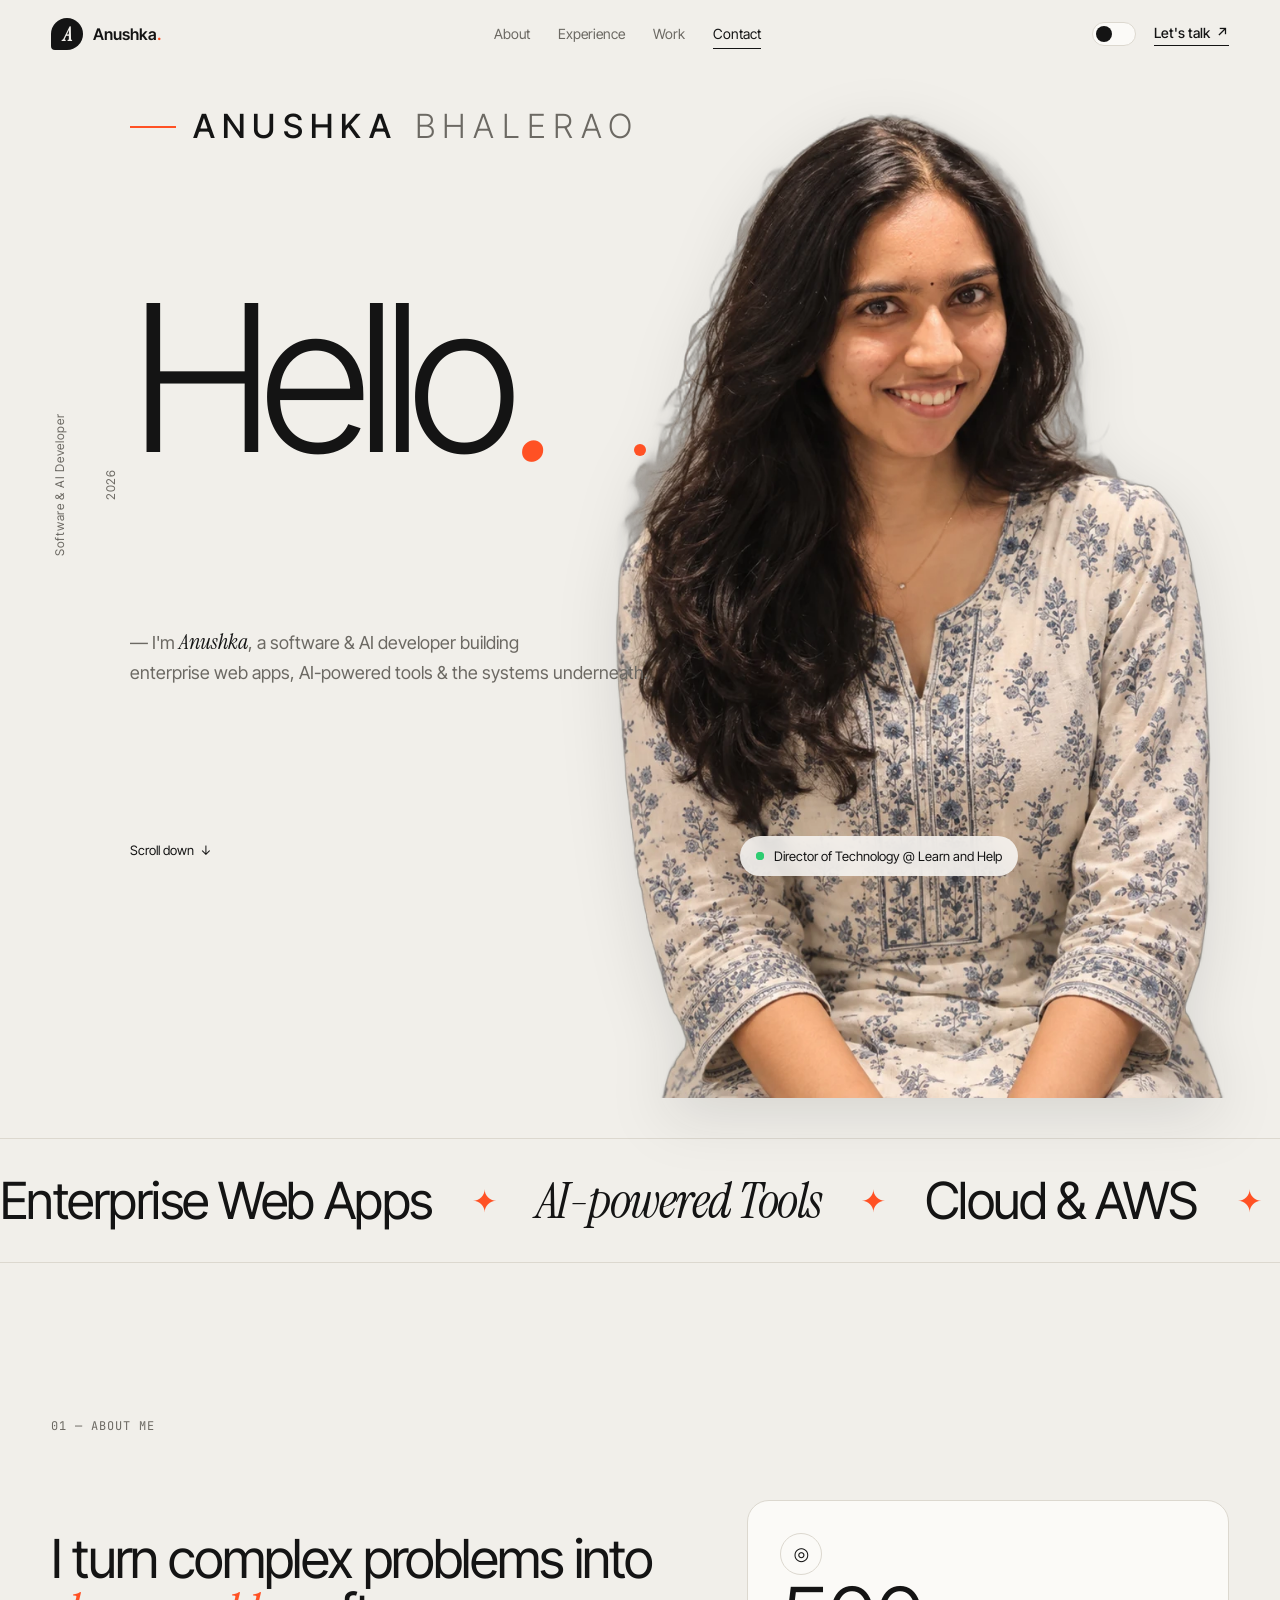
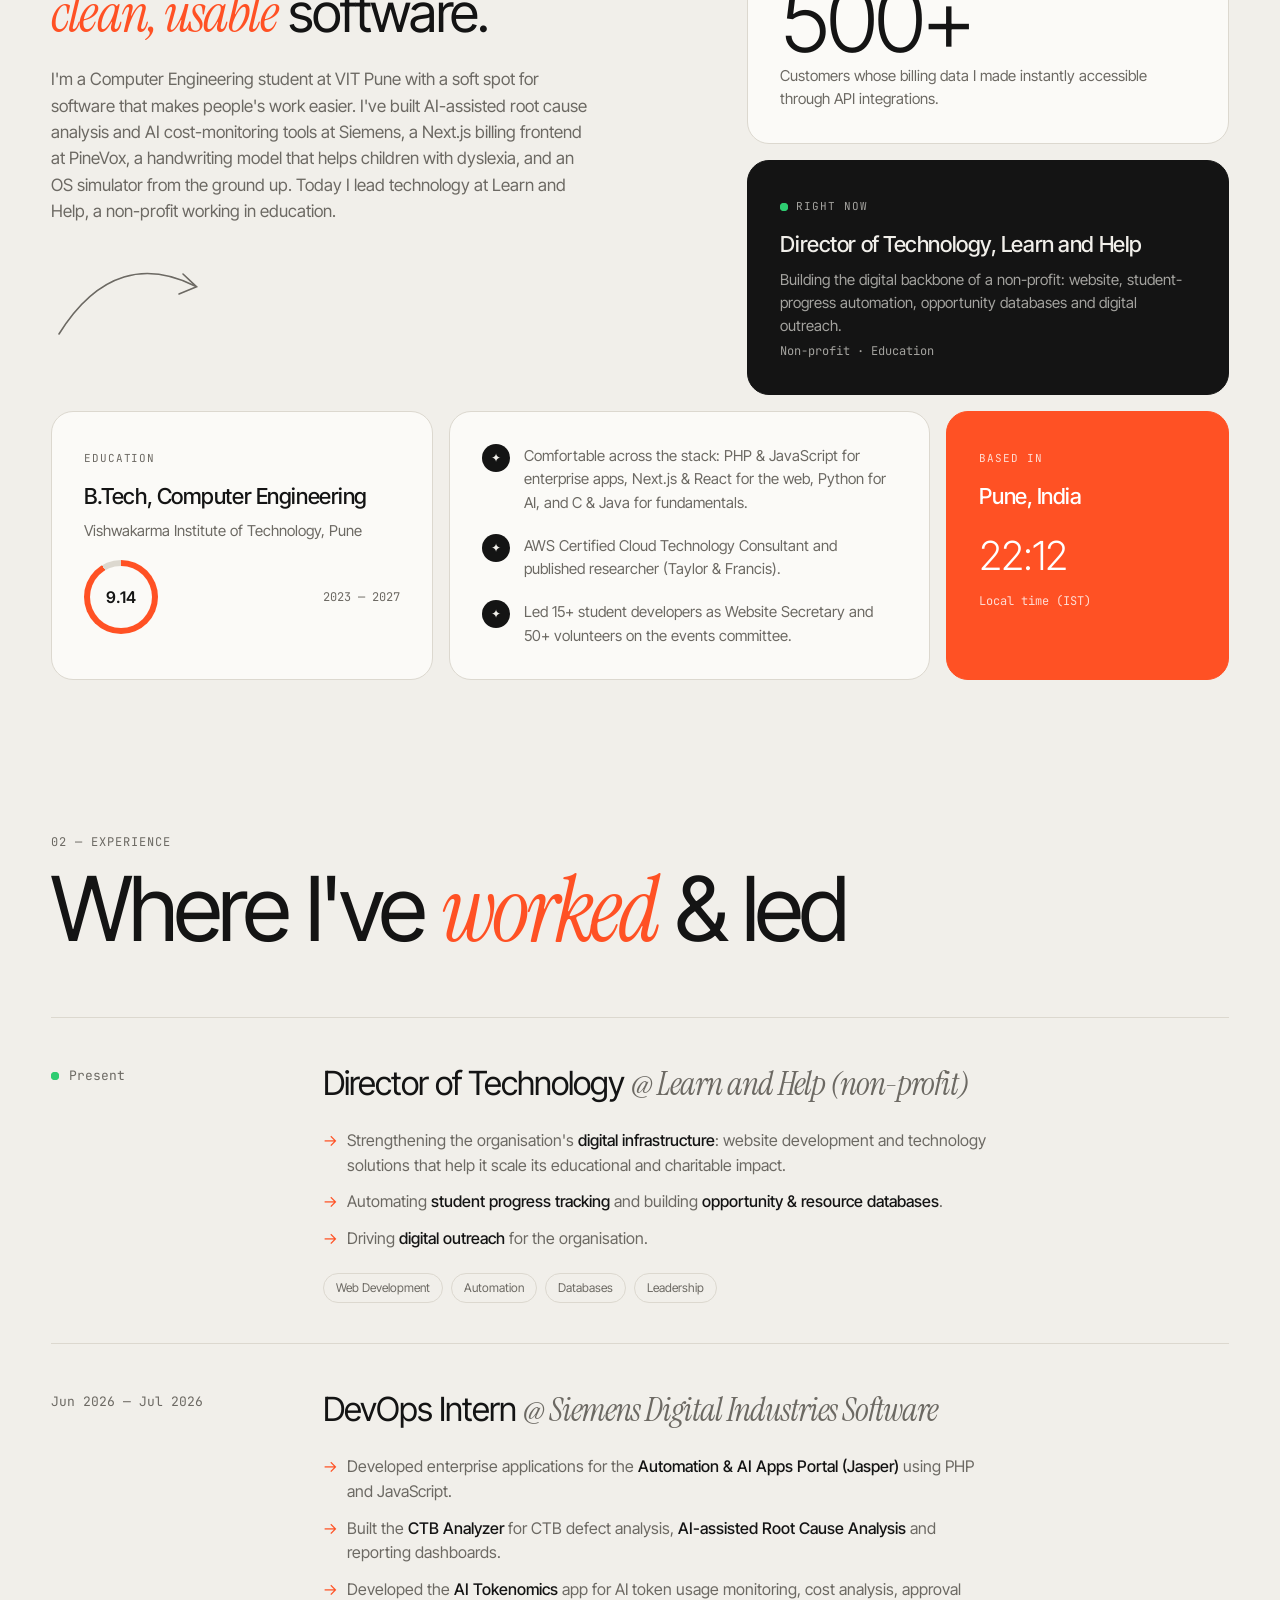
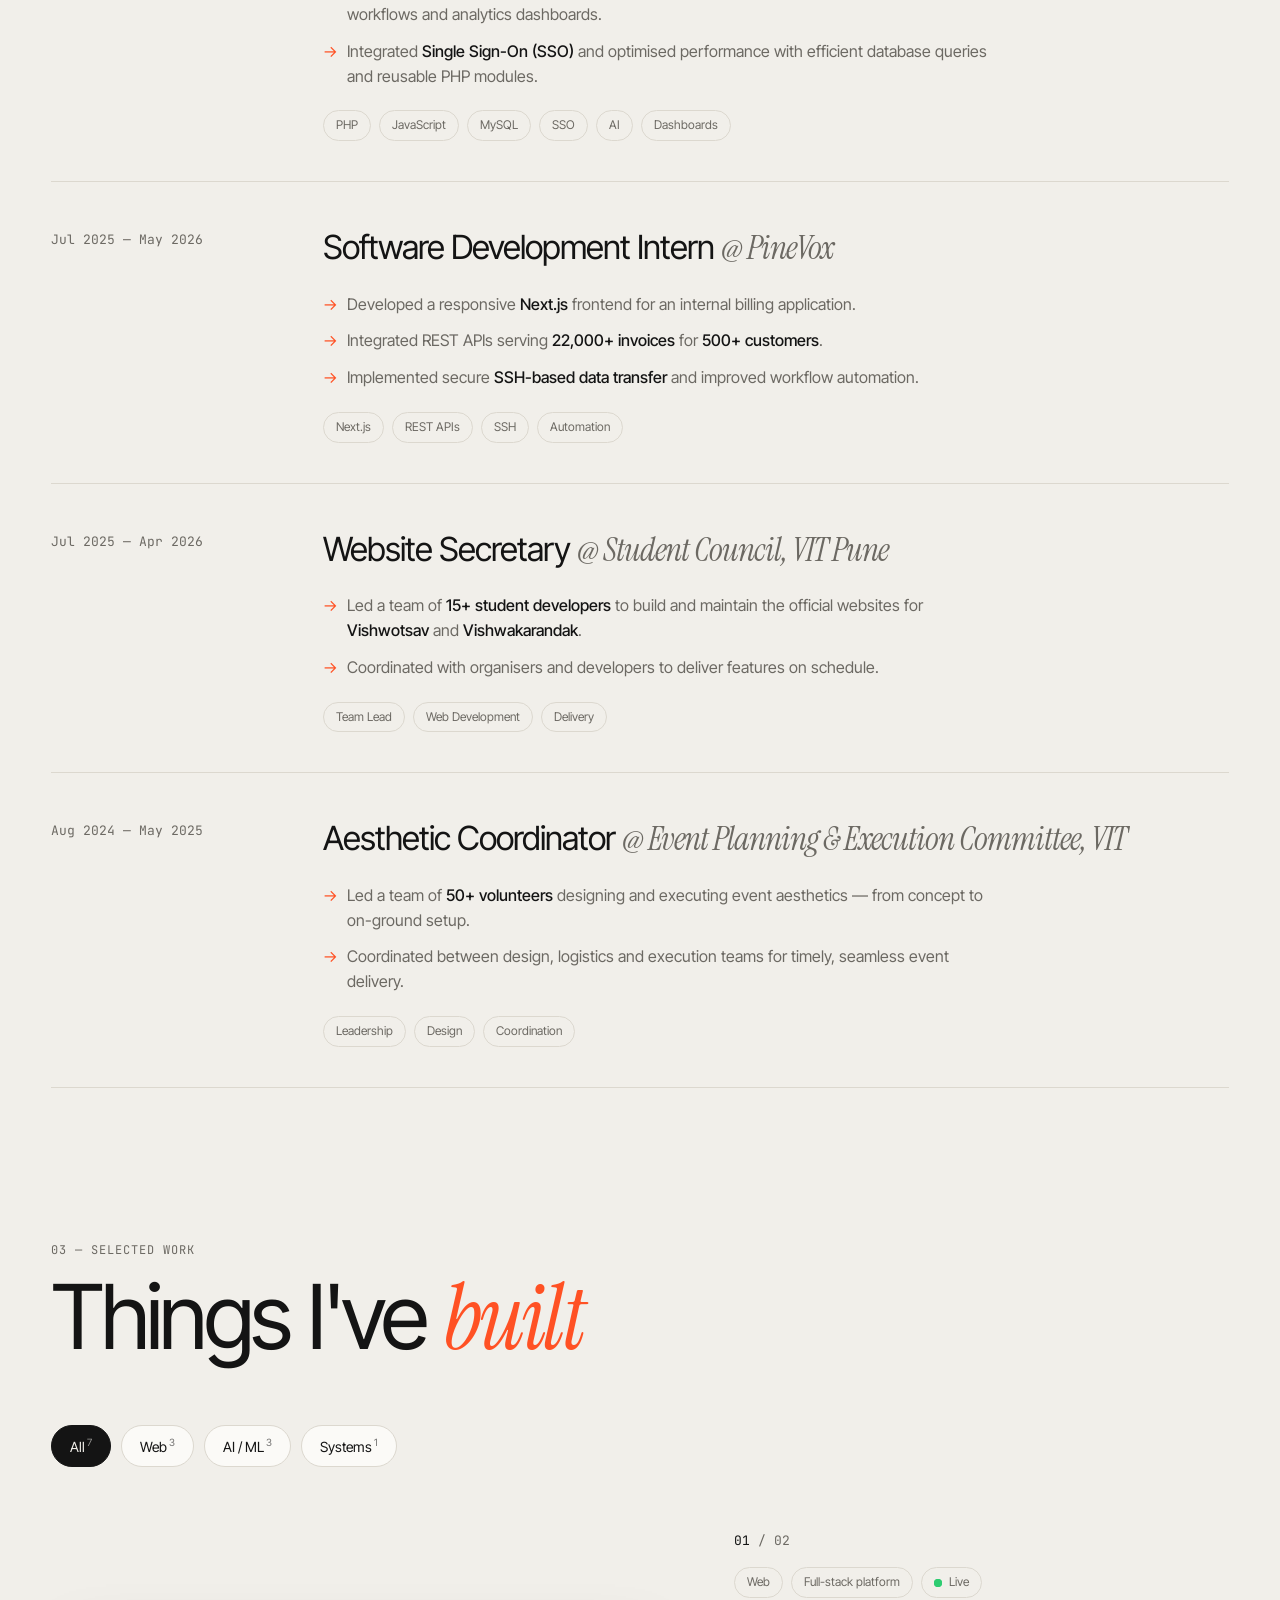
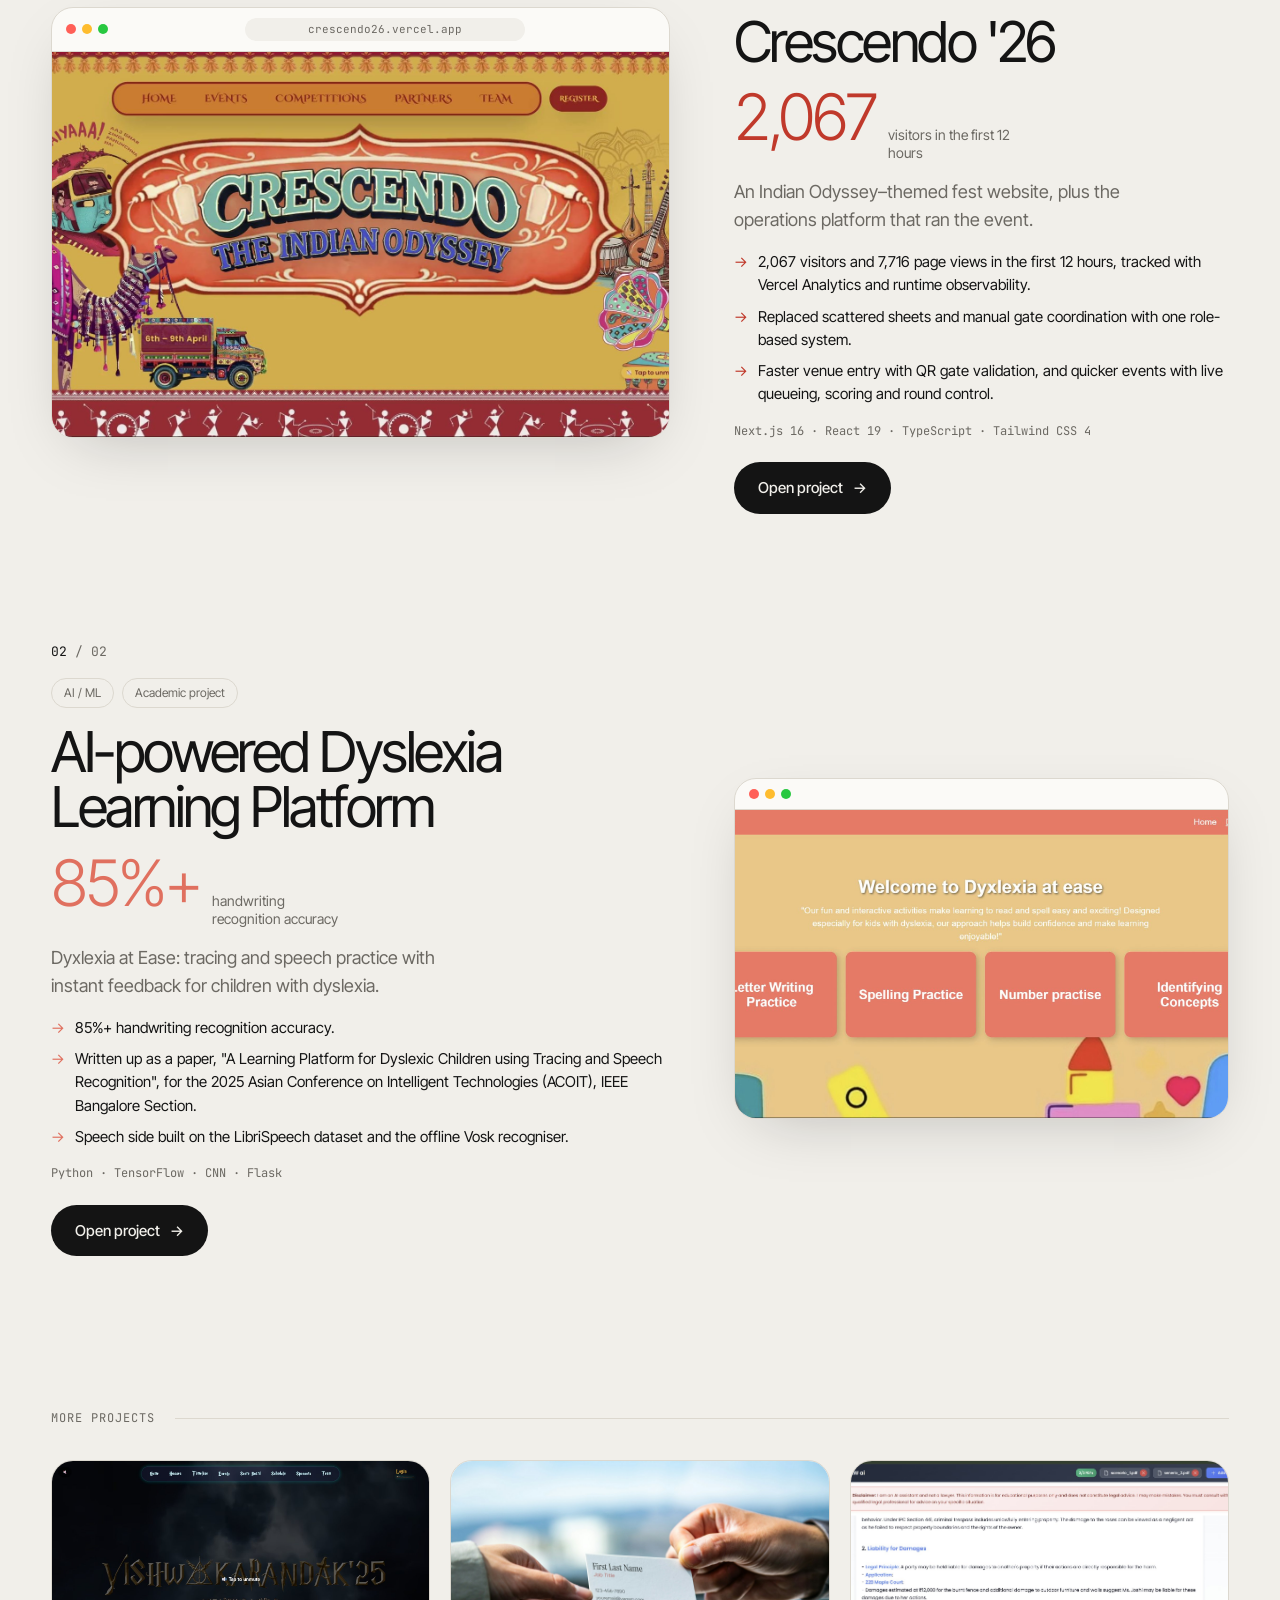
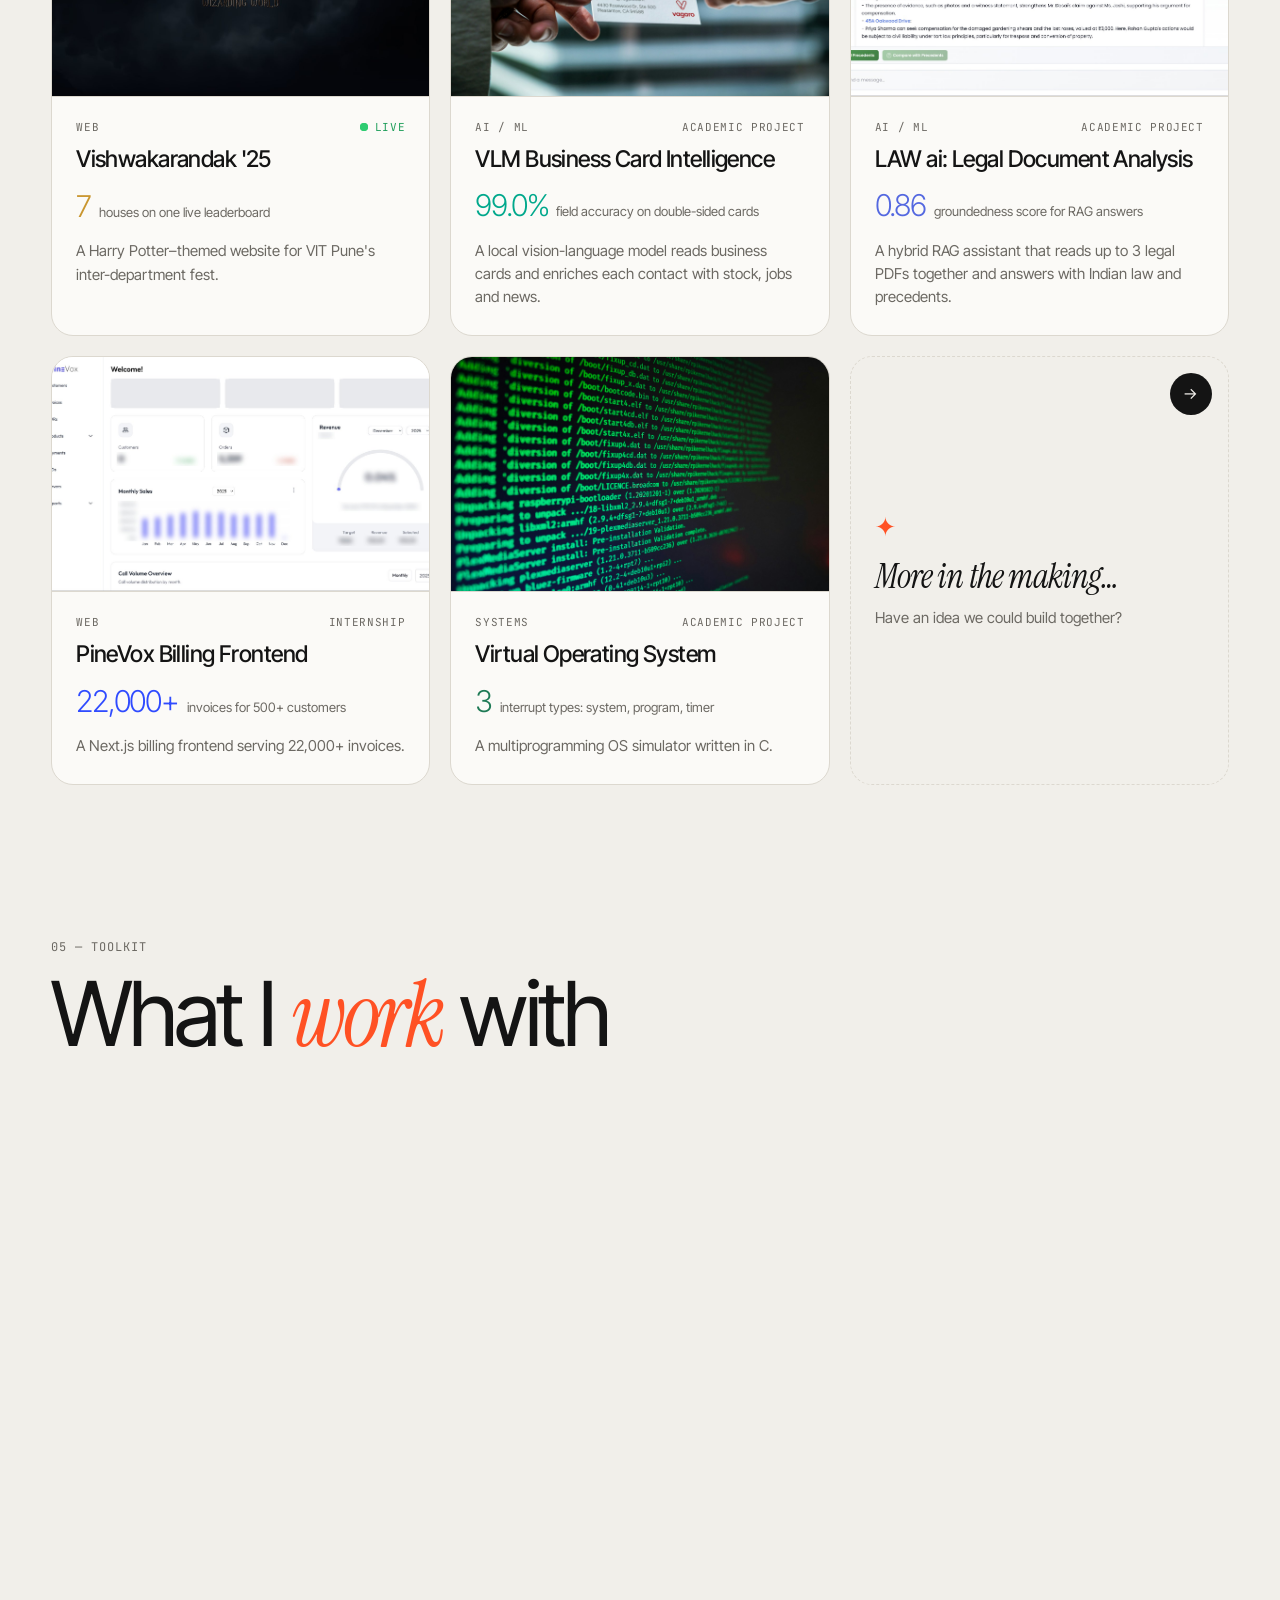
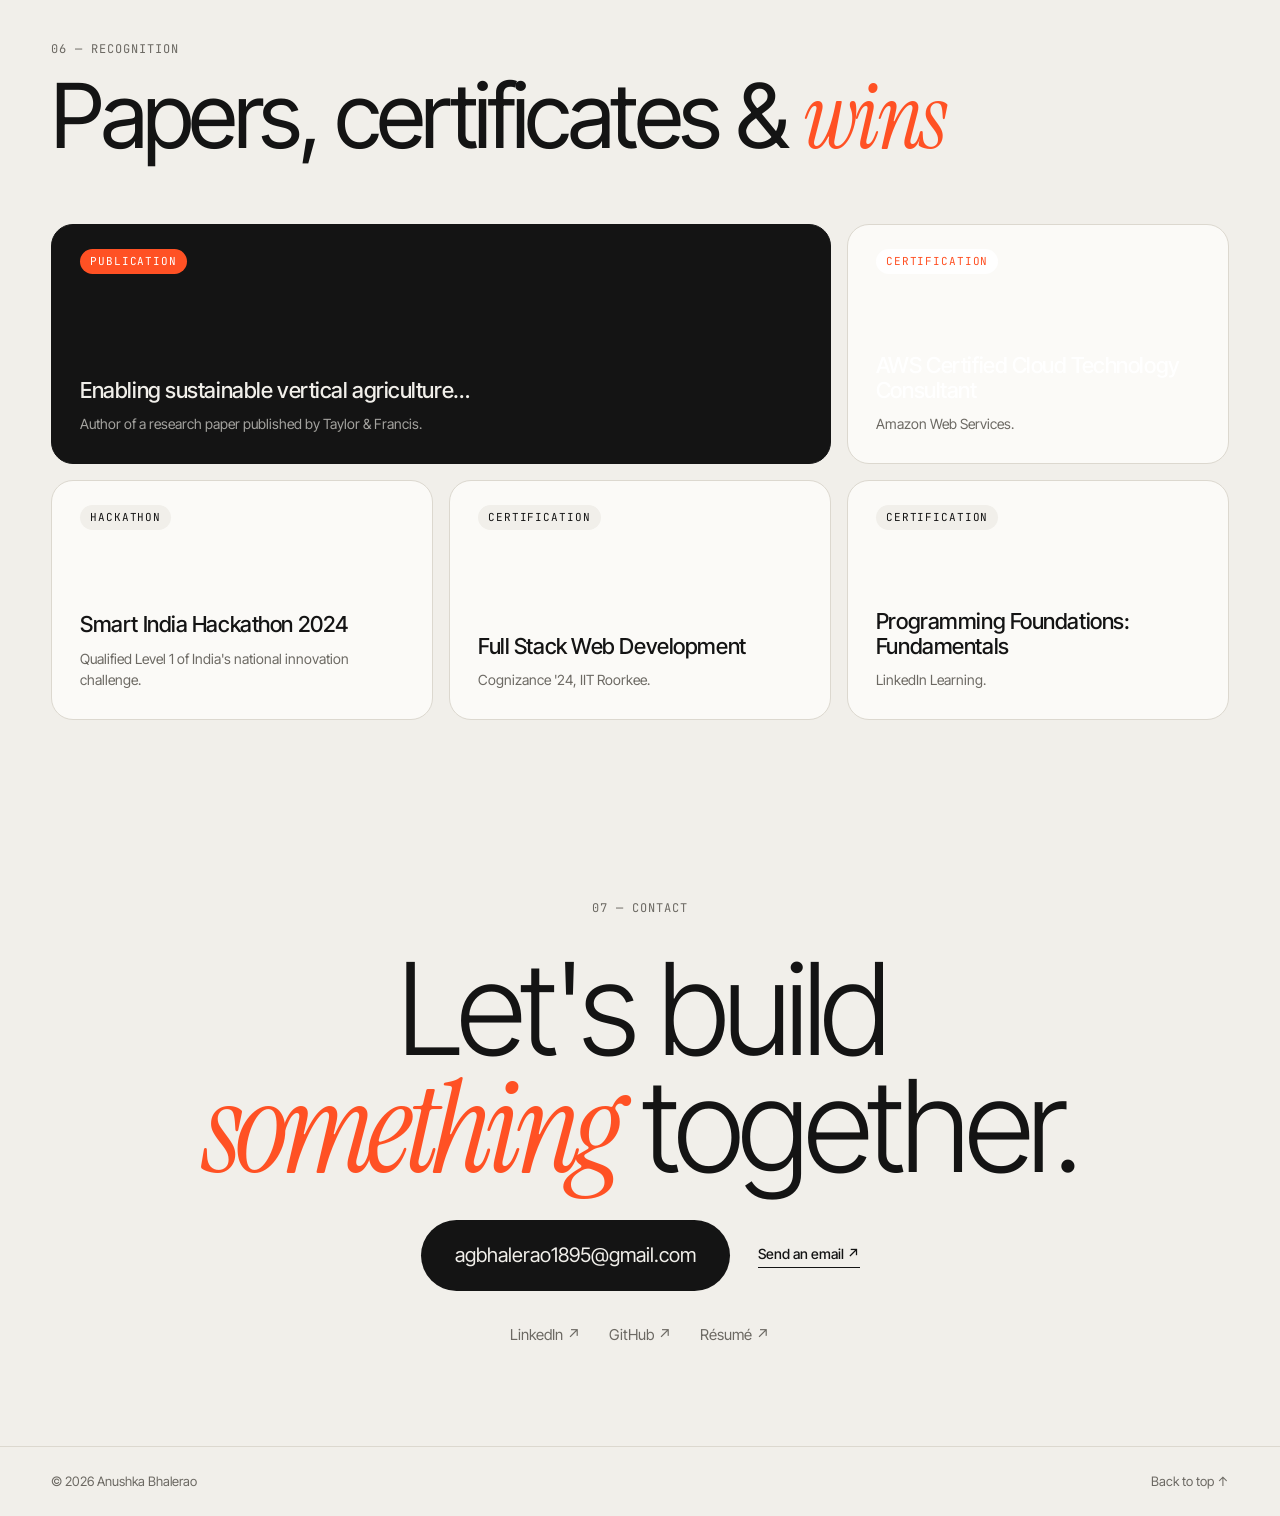
<file: index.html>
<!DOCTYPE html>
<html lang="en">
<head>
  <meta charset="UTF-8" />
  <meta name="viewport" content="width=device-width, initial-scale=1.0" />
  <title>Anushka Bhalerao — Computer Engineer</title>
  <meta name="description" content="Portfolio of Anushka Bhalerao — Computer Engineering student at VIT Pune, software & AI developer, AWS Certified Cloud Technology Consultant and Director of Technology at Learn and Help." />
  <link rel="preconnect" href="https://fonts.googleapis.com" />
  <link rel="preconnect" href="https://fonts.gstatic.com" crossorigin />
  <link href="https://fonts.googleapis.com/css2?family=Instrument+Serif:ital@0;1&family=Inter+Tight:wght@300;400;500;600&family=JetBrains+Mono:wght@400;500&display=swap" rel="stylesheet" />
  <link rel="stylesheet" href="style.css" />
</head>
<body>

  <!-- Preloader -->
  <div class="loader" id="loader">
    <span class="loader-name">Anushka Bhalerao</span>
    <span class="loader-count" id="loaderCount">0</span>
  </div>

  <!-- Custom cursor (desktop only) -->
  <div class="cursor" id="cursor"></div>

  <!-- Scroll progress -->
  <div class="progress" id="progress"></div>

  <!-- Navigation -->
  <header class="nav" id="nav">
    <a href="#top" class="logo" aria-label="Home">
      <span class="logo-mark">A</span><span class="logo-text">Anushka<i>.</i></span>
    </a>
    <nav class="nav-links" id="navLinks">
      <a href="#about">About</a>
      <a href="#experience">Experience</a>
      <a href="#work">Work</a>
      <a href="#contact">Contact</a>
    </nav>
    <div class="nav-actions">
      <button class="theme-toggle" id="themeToggle" aria-label="Toggle dark mode">
        <span class="theme-dot"></span>
      </button>
      <a href="#contact" class="btn-link magnetic">Let's talk <span class="arrow">↗</span></a>
      <button class="menu-btn" id="menuBtn" aria-label="Open menu"><span></span><span></span></button>
    </div>
  </header>

  <main id="top">

    <!-- ============ HERO ============ -->
    <section class="hero">
      <aside class="hero-side">
        <span>Software &amp; AI Developer</span>
        <span class="side-line"></span>
        <span>2026</span>
      </aside>

      <div class="hero-left">
        <p class="hero-name reveal"><span>Anushka</span> <span>Bhalerao</span></p>

        <h1 class="hero-title" aria-label="Hello">
          <span class="split">Hello</span><span class="hero-dot">.</span>
        </h1>
        <p class="hero-sub reveal">— I'm <em>Anushka</em>, a software &amp; AI developer building<br />enterprise web apps, AI-powered tools &amp; the systems underneath.</p>

        <a href="#about" class="scroll-down">Scroll down <span>↓</span></a>
      </div>

      <div class="hero-right">
        <figure class="hero-photo reveal">
          <div class="photo-fallback" aria-hidden="true">AB</div>
          <img src="assets/photo-cutout.webp" alt="Portrait of Anushka Bhalerao" class="photo" />
          <figcaption class="photo-tag"><span class="pulse"></span> Director of Technology @ Learn and Help</figcaption>
        </figure>
      </div>
    </section>

    <!-- ============ MARQUEE ============ -->
    <div class="marquee" aria-hidden="true">
      <div class="marquee-track">
        <span>Enterprise Web Apps</span><i>✦</i><span>AI-powered Tools</span><i>✦</i><span>Cloud &amp; AWS</span><i>✦</i><span>Automation</span><i>✦</i><span>Operating Systems</span><i>✦</i><span>Research</span><i>✦</i>
        <span>Enterprise Web Apps</span><i>✦</i><span>AI-powered Tools</span><i>✦</i><span>Cloud &amp; AWS</span><i>✦</i><span>Automation</span><i>✦</i><span>Operating Systems</span><i>✦</i><span>Research</span><i>✦</i>
      </div>
    </div>

    <!-- ============ ABOUT (bento) ============ -->
    <section class="section about" id="about">
      <div class="section-head">
        <span class="eyebrow">01 — About me</span>
      </div>

      <div class="bento">
        <div class="tile tile-intro reveal">
          <h2>I turn complex problems into <em>clean, usable</em> software.</h2>
          <p>I'm a Computer Engineering student at VIT Pune with a soft spot for software that makes people's work easier. I've built AI-assisted root cause analysis and AI cost-monitoring tools at Siemens, a Next.js billing frontend at PineVox, a handwriting model that helps children with dyslexia, and an OS simulator from the ground up. Today I lead technology at Learn and Help, a non-profit working in education.</p>
          <svg class="doodle-arrow" viewBox="0 0 200 120" aria-hidden="true"><path d="M10 100 C 60 20, 120 10, 180 40" /><path d="M165 25 L182 41 L160 50" /></svg>
        </div>

        <div class="tile tile-stat reveal">
          <span class="tile-icon">◎</span>
          <strong><span class="count" data-to="500">0</span>+</strong>
          <p>Customers whose billing data I made instantly accessible through API integrations.</p>
        </div>

        <div class="tile tile-now reveal">
          <span class="eyebrow-sm"><span class="pulse"></span> Right now</span>
          <h3>Director of Technology, Learn and Help</h3>
          <p>Building the digital backbone of a non-profit: website, student-progress automation, opportunity databases and digital outreach.</p>
          <span class="tile-meta">Non-profit · Education</span>
        </div>

        <div class="tile tile-edu reveal">
          <span class="eyebrow-sm">Education</span>
          <h3>B.Tech, Computer Engineering</h3>
          <p>Vishwakarma Institute of Technology, Pune</p>
          <div class="cgpa">
            <div class="cgpa-ring" style="--p: 91.4"><span>9.14</span></div>
            <span class="tile-meta">2023 — 2027</span>
          </div>
        </div>

        <div class="tile tile-points reveal">
          <div class="point"><span>✦</span><p>Comfortable across the stack: PHP &amp; JavaScript for enterprise apps, Next.js &amp; React for the web, Python for AI, and C &amp; Java for fundamentals.</p></div>
          <div class="point"><span>✦</span><p>AWS Certified Cloud Technology Consultant and published researcher (Taylor &amp; Francis).</p></div>
          <div class="point"><span>✦</span><p>Led 15+ student developers as Website Secretary and 50+ volunteers on the events committee.</p></div>
        </div>

        <div class="tile tile-location reveal">
          <span class="eyebrow-sm">Based in</span>
          <h3>Pune, India</h3>
          <p class="clock" id="clock">--:--</p>
          <span class="tile-meta">Local time (IST)</span>
        </div>
      </div>
    </section>

    <!-- ============ EXPERIENCE ============ -->
    <section class="section experience" id="experience">
      <div class="section-head">
        <span class="eyebrow">02 — Experience</span>
        <h2 class="section-title">Where I've <em>worked</em> &amp; led</h2>
      </div>

      <div class="timeline">
        <article class="job reveal">
          <div class="job-date"><span class="pulse"></span> Present</div>
          <div class="job-body">
            <h3>Director of Technology <span>@ Learn and Help (non-profit)</span></h3>
            <ul>
              <li>Strengthening the organisation's <b>digital infrastructure</b>: website development and technology solutions that help it scale its educational and charitable impact.</li>
              <li>Automating <b>student progress tracking</b> and building <b>opportunity &amp; resource databases</b>.</li>
              <li>Driving <b>digital outreach</b> for the organisation.</li>
            </ul>
            <div class="tags"><span>Web Development</span><span>Automation</span><span>Databases</span><span>Leadership</span></div>
          </div>
        </article>

        <article class="job reveal">
          <div class="job-date">Jun 2026 — Jul 2026</div>
          <div class="job-body">
            <h3>DevOps Intern <span>@ Siemens Digital Industries Software</span></h3>
            <ul>
              <li>Developed enterprise applications for the <b>Automation &amp; AI Apps Portal (Jasper)</b> using PHP and JavaScript.</li>
              <li>Built the <b>CTB Analyzer</b> for CTB defect analysis, <b>AI-assisted Root Cause Analysis</b> and reporting dashboards.</li>
              <li>Developed the <b>AI Tokenomics</b> app for AI token usage monitoring, cost analysis, approval workflows and analytics dashboards.</li>
              <li>Integrated <b>Single Sign-On (SSO)</b> and optimised performance with efficient database queries and reusable PHP modules.</li>
            </ul>
            <div class="tags"><span>PHP</span><span>JavaScript</span><span>MySQL</span><span>SSO</span><span>AI</span><span>Dashboards</span></div>
          </div>
        </article>

        <article class="job reveal">
          <div class="job-date">Jul 2025 — May 2026</div>
          <div class="job-body">
            <h3>Software Development Intern <span>@ PineVox</span></h3>
            <ul>
              <li>Developed a responsive <b>Next.js</b> frontend for an internal billing application.</li>
              <li>Integrated REST APIs serving <b>22,000+ invoices</b> for <b>500+ customers</b>.</li>
              <li>Implemented secure <b>SSH-based data transfer</b> and improved workflow automation.</li>
            </ul>
            <div class="tags"><span>Next.js</span><span>REST APIs</span><span>SSH</span><span>Automation</span></div>
          </div>
        </article>

        <article class="job reveal">
          <div class="job-date">Jul 2025 — Apr 2026</div>
          <div class="job-body">
            <h3>Website Secretary <span>@ Student Council, VIT Pune</span></h3>
            <ul>
              <li>Led a team of <b>15+ student developers</b> to build and maintain the official websites for <b>Vishwotsav</b> and <b>Vishwakarandak</b>.</li>
              <li>Coordinated with organisers and developers to deliver features on schedule.</li>
            </ul>
            <div class="tags"><span>Team Lead</span><span>Web Development</span><span>Delivery</span></div>
          </div>
        </article>

        <article class="job reveal">
          <div class="job-date">Aug 2024 — May 2025</div>
          <div class="job-body">
            <h3>Aesthetic Coordinator <span>@ Event Planning &amp; Execution Committee, VIT</span></h3>
            <ul>
              <li>Led a team of <b>50+ volunteers</b> designing and executing event aesthetics — from concept to on-ground setup.</li>
              <li>Coordinated between design, logistics and execution teams for timely, seamless event delivery.</li>
            </ul>
            <div class="tags"><span>Leadership</span><span>Design</span><span>Coordination</span></div>
          </div>
        </article>
      </div>
    </section>

    <!-- ============ WORK / PROJECTS ============ -->
    <section class="section work" id="work">
      <div class="section-head">
        <span class="eyebrow">03 — Selected work</span>
        <h2 class="section-title">Things I've <em>built</em></h2>
      </div>

      <div class="filters" id="filters" role="group" aria-label="Filter projects">
        <!-- buttons generated from projects.js -->
      </div>

      <!-- large case-study cards for projects marked `featured` in projects.js -->
      <div class="featured" id="featured"></div>

      <h3 class="more-label" id="moreLabel">More projects</h3>
      <div class="project-grid" id="projectGrid"></div>
    </section>



    <!-- ============ SKILLS ============ -->
    <section class="section skills" id="skills">
      <div class="section-head">
        <span class="eyebrow">05 — Toolkit</span>
        <h2 class="section-title">What I <em>work</em> with</h2>
      </div>

      <div class="skill-groups">
        <div class="skill-group reveal"><h4>Languages</h4><div class="tags lg"><span>C</span><span>Java</span><span>PHP</span><span>JavaScript</span><span>Python</span></div></div>
        <div class="skill-group reveal"><h4>Web</h4><div class="tags lg"><span>HTML</span><span>CSS</span><span>React.js</span><span>Next.js</span><span>Tailwind CSS</span></div></div>
        <div class="skill-group reveal"><h4>Backend &amp; Databases</h4><div class="tags lg"><span>REST APIs</span><span>Flask</span><span>SSO</span><span>MySQL</span><span>Firebase</span></div></div>
        <div class="skill-group reveal"><h4>Cloud &amp; Tools</h4><div class="tags lg"><span>AWS</span><span>Git</span><span>VS Code</span><span>Postman</span></div></div>
        <div class="skill-group reveal"><h4>Core CS</h4><div class="tags lg"><span>DSA</span><span>OOP</span><span>Operating Systems</span><span>DBMS</span><span>Computer Networks</span></div></div>
      </div>
    </section>

    <!-- ============ ACHIEVEMENTS ============ -->
    <section class="section achievements" id="achievements">
      <div class="section-head">
        <span class="eyebrow">06 — Recognition</span>
        <h2 class="section-title">Papers, certificates &amp; <em>wins</em></h2>
      </div>

      <div class="awards">
        <article class="award reveal">
          <span class="award-kind">Publication</span>
          <h3>Enabling sustainable vertical agriculture…</h3>
          <p>Author of a research paper published by Taylor &amp; Francis.</p>
        </article>
        <article class="award award-accent reveal">
          <span class="award-kind">Certification</span>
          <h3>AWS Certified Cloud Technology Consultant</h3>
          <p>Amazon Web Services.</p>
        </article>
        <article class="award reveal">
          <span class="award-kind">Hackathon</span>
          <h3>Smart India Hackathon 2024</h3>
          <p>Qualified Level 1 of India's national innovation challenge.</p>
        </article>
        <article class="award reveal">
          <span class="award-kind">Certification</span>
          <h3>Full Stack Web Development</h3>
          <p>Cognizance '24, IIT Roorkee.</p>
        </article>
        <article class="award reveal">
          <span class="award-kind">Certification</span>
          <h3>Programming Foundations: Fundamentals</h3>
          <p>LinkedIn Learning.</p>
        </article>
      </div>
    </section>

    <!-- ============ CONTACT ============ -->
    <section class="contact" id="contact">
      <span class="eyebrow">07 — Contact</span>
      <h2 class="contact-title">Let's build<br /><em>something</em> together.</h2>
      <div class="contact-actions">
        <button class="email-btn magnetic" id="emailBtn" data-email="agbhalerao1895@gmail.com">
          <span class="email-text">agbhalerao1895@gmail.com</span>
          <span class="email-copied">Copied to clipboard ✓</span>
        </button>
        <a class="btn-link" href="mailto:agbhalerao1895@gmail.com">Send an email ↗</a>
      </div>
      <div class="socials">
        <a href="https://www.linkedin.com/in/anushka-bhalerao-3800992a0/" target="_blank" rel="noopener">LinkedIn ↗</a>
        <a href="https://github.com/Anushka05012" target="_blank" rel="noopener">GitHub ↗</a>
        <a href="assets/resume.pdf" target="_blank" rel="noopener">Résumé ↗</a>
      </div>
    </section>
  </main>

  <footer class="footer">
    <span>© <span class="year"></span> Anushka Bhalerao</span>
    <a href="#top">Back to top ↑</a>
  </footer>

  <script src="projects.js"></script>
  <script src="common.js"></script>
  <script src="script.js"></script>
</body>
</html>
</file>
<file: style.css>
/* =========================================================
   Anushka Bhalerao — Portfolio
   Plain HTML / CSS / JS. Colours live in the tokens below.
   ========================================================= */

:root {
  --bg: #f1efea;
  --surface: #fbfaf7;
  --ink: #141414;
  --muted: #6c6963;
  --line: #dcd8cf;
  --accent: #ff5124;
  --accent-ink: #ffffff;
  --shadow: 0 20px 60px -25px rgba(20, 20, 20, 0.25);

  --font-sans: "Inter Tight", system-ui, -apple-system, Segoe UI, sans-serif;
  --font-serif: "Instrument Serif", Georgia, serif;
  --font-mono: "JetBrains Mono", ui-monospace, monospace;

  --gutter: clamp(16px, 4vw, 56px);
  --radius: 22px;
  --ease: cubic-bezier(0.22, 1, 0.36, 1);
}

[data-theme="dark"] {
  --bg: #0f0f0e;
  --surface: #191917;
  --ink: #f2efe9;
  --muted: #9b978f;
  --line: #2c2b28;
  --accent: #ff6a3d;
  --shadow: 0 20px 60px -25px rgba(0, 0, 0, 0.7);
}

*, *::before, *::after { box-sizing: border-box; margin: 0; padding: 0; }

html { scroll-behavior: smooth; }

body {
  background: var(--bg);
  color: var(--ink);
  font-family: var(--font-sans);
  font-size: 16px;
  line-height: 1.55;
  -webkit-font-smoothing: antialiased;
  overflow-x: hidden;
  transition: background 0.5s var(--ease), color 0.5s var(--ease);
}

body.loading { overflow: hidden; }

a { color: inherit; text-decoration: none; }
button { font: inherit; color: inherit; background: none; border: 0; cursor: pointer; }
img { display: block; max-width: 100%; }
em { font-family: var(--font-serif); font-style: italic; font-weight: 400; }
::selection { background: var(--accent); color: var(--accent-ink); }

/* ---------- Preloader ---------- */
.loader {
  position: fixed; inset: 0; z-index: 1000;
  background: var(--ink); color: var(--bg);
  display: flex; align-items: flex-end; justify-content: space-between;
  padding: var(--gutter);
  transition: transform 0.9s var(--ease);
}
.loader.done { transform: translateY(-100%); }
.loader-name { font-family: var(--font-serif); font-size: clamp(22px, 3vw, 36px); font-style: italic; }
.loader-count { font-size: clamp(64px, 14vw, 200px); font-weight: 300; line-height: 0.8; letter-spacing: -0.04em; }

/* ---------- Custom cursor ---------- */
.cursor {
  position: fixed; top: 0; left: 0; z-index: 999;
  width: 12px; height: 12px; border-radius: 50%;
  background: var(--accent);
  pointer-events: none;
  transform: translate(-50%, -50%);
  transition: width 0.3s var(--ease), height 0.3s var(--ease), background 0.3s, opacity 0.3s;
  display: grid; place-items: center;
  mix-blend-mode: normal;
}
.cursor.hover { width: 44px; height: 44px; background: color-mix(in srgb, var(--accent) 25%, transparent); }
.cursor.hide { opacity: 0; width: 0; height: 0; }
@media (hover: none), (pointer: coarse) { .cursor { display: none; } }

/* ---------- Progress bar ---------- */
.progress {
  position: fixed; top: 0; left: 0; height: 2px; width: 100%;
  background: var(--accent); transform-origin: left; transform: scaleX(0);
  z-index: 200;
}

/* ---------- Navigation ---------- */
.nav {
  position: fixed; top: 0; left: 0; right: 0; z-index: 100;
  display: flex; align-items: center; justify-content: space-between; gap: 24px;
  padding: 18px var(--gutter);
  transition: background 0.4s, padding 0.4s var(--ease), transform 0.5s var(--ease);
}
.nav.scrolled {
  background: color-mix(in srgb, var(--bg) 82%, transparent);
  backdrop-filter: blur(14px);
  -webkit-backdrop-filter: blur(14px);
  padding-block: 12px;
  border-bottom: 1px solid var(--line);
}
.nav.hidden { transform: translateY(-100%); }

.logo { display: flex; align-items: center; gap: 10px; font-weight: 600; }
.logo-mark {
  width: 32px; height: 32px; border-radius: 50% 50% 50% 4px;
  background: var(--ink); color: var(--bg);
  display: grid; place-items: center;
  font-family: var(--font-serif); font-size: 20px; font-style: italic;
}
.logo-text i { color: var(--accent); font-style: normal; }

.nav-links { display: flex; gap: 28px; font-size: 14px; }
.nav-links a { position: relative; color: var(--muted); transition: color 0.3s; }
.nav-links a:hover, .nav-links a.active { color: var(--ink); }
.nav-links a::after {
  content: ""; position: absolute; left: 0; bottom: -4px; height: 1px; width: 100%;
  background: currentColor; transform: scaleX(0); transform-origin: right;
  transition: transform 0.4s var(--ease);
}
.nav-links a:hover::after, .nav-links a.active::after { transform: scaleX(1); transform-origin: left; }

.nav-actions { display: flex; align-items: center; gap: 18px; }

.btn-link {
  display: inline-flex; align-items: center; gap: 6px;
  font-size: 14px; font-weight: 500;
  border-bottom: 1px solid currentColor; padding-bottom: 2px;
}
.btn-link .arrow { transition: transform 0.3s var(--ease); }
.btn-link:hover .arrow { transform: translate(2px, -2px); }

.theme-toggle {
  width: 44px; height: 24px; border-radius: 99px;
  border: 1px solid var(--line); background: var(--surface);
  position: relative;
}
.theme-dot {
  position: absolute; top: 3px; left: 3px;
  width: 16px; height: 16px; border-radius: 50%;
  background: var(--ink);
  transition: transform 0.4s var(--ease);
}
[data-theme="dark"] .theme-dot { transform: translateX(20px); background: var(--accent); }

.menu-btn { display: none; width: 32px; height: 32px; position: relative; }
.menu-btn span {
  position: absolute; left: 6px; right: 6px; height: 1.5px; background: var(--ink);
  transition: transform 0.4s var(--ease);
}
.menu-btn span:first-child { top: 12px; }
.menu-btn span:last-child { top: 19px; }
.menu-open .menu-btn span:first-child { transform: translateY(3.5px) rotate(45deg); }
.menu-open .menu-btn span:last-child { transform: translateY(-3.5px) rotate(-45deg); }

/* ---------- Shared ---------- */
.section { padding: clamp(80px, 12vw, 160px) var(--gutter) 0; position: relative; }
.section-head { display: flex; flex-direction: column; gap: 14px; margin-bottom: clamp(36px, 5vw, 64px); }
.eyebrow { font-family: var(--font-mono); font-size: 12px; letter-spacing: 0.08em; text-transform: uppercase; color: var(--muted); }
.eyebrow-sm { display: inline-flex; align-items: center; gap: 8px; font-family: var(--font-mono); font-size: 11px; text-transform: uppercase; letter-spacing: 0.08em; color: var(--muted); }
.section-title { font-size: clamp(40px, 7vw, 96px); font-weight: 400; line-height: 0.95; letter-spacing: -0.04em; }
.section-title em { color: var(--accent); }

.tags { display: flex; flex-wrap: wrap; gap: 8px; }
.tags span {
  font-size: 12px; padding: 5px 12px; border-radius: 99px;
  border: 1px solid var(--line); color: var(--muted);
  transition: all 0.3s var(--ease);
}
.tags.lg span { font-size: 15px; padding: 9px 18px; color: var(--ink); background: var(--surface); }
.tags.lg span:hover { background: var(--ink); color: var(--bg); border-color: var(--ink); transform: translateY(-2px); }

.chip {
  padding: 9px 18px; border-radius: 99px; font-size: 14px;
  border: 1px solid var(--line); background: var(--surface);
  transition: all 0.3s var(--ease);
}
.chip:hover { border-color: var(--ink); }
.chip.active { background: var(--ink); color: var(--bg); border-color: var(--ink); }
.chip sup { font-size: 10px; margin-left: 2px; opacity: 0.6; }

.pulse {
  width: 8px; height: 8px; border-radius: 50%; background: #2ecc71;
  position: relative; display: inline-block; flex-shrink: 0;
}
.pulse::after {
  content: ""; position: absolute; inset: 0; border-radius: 50%; background: inherit;
  animation: pulse 1.8s ease-out infinite;
}
@keyframes pulse { to { transform: scale(3); opacity: 0; } }

/* Scroll reveal */
.reveal { opacity: 0; transform: translateY(40px); transition: opacity 1s var(--ease), transform 1s var(--ease); }
.reveal.in { opacity: 1; transform: none; }

/* ---------- Hero ---------- */
.hero {
  min-height: 100svh;
  display: grid;
  grid-template-columns: 40px 1.1fr 1fr;
  gap: clamp(16px, 3vw, 48px);
  padding: 110px var(--gutter) 0;
  align-items: start;
  --hero-bleed: 22vh; /* how far the photo runs past the bottom of the screen */
}

.hero-side {
  display: flex; flex-direction: column; align-items: center; gap: 16px;
  writing-mode: vertical-rl; transform: rotate(180deg);
  font-size: 12px; color: var(--muted); letter-spacing: 0.06em;
}
.side-line { flex: 1; width: 1px; background: var(--line); }
.hero-side, .hero-left { height: calc(100svh - 150px); }

.hero-left { display: flex; flex-direction: column; justify-content: space-between; gap: 32px; position: relative; z-index: 2; }

.hero-name {
  display: flex; align-items: center; gap: 0.5em; flex-wrap: wrap;
  font-size: clamp(22px, 2.6vw, 38px); font-weight: 500; letter-spacing: 0.22em;
  text-transform: uppercase; line-height: 1;
}
.hero-name::before { content: ""; width: 1.4em; height: 2px; background: var(--accent); }
.hero-name span:last-child { font-weight: 300; color: var(--muted); }

.hero-title {
  font-size: clamp(96px, 16vw, 260px);
  font-weight: 300; letter-spacing: -0.075em; line-height: 0.8;
  display: flex; align-items: flex-end;
}
.hero-title .split { display: inline-flex; overflow: hidden; padding: 0 0.1em 0.06em 0; margin-right: -0.04em; }
.hero-title .char { display: inline-block; transform: translateY(105%); transition: transform 1.1s var(--ease); }
.hero-title.in .char { transform: none; }
.hero-dot { color: var(--accent); font-family: var(--font-serif); font-style: italic; }

.hero-sub { font-size: clamp(16px, 1.4vw, 20px); color: var(--muted); }
.hero-sub em { color: var(--ink); font-size: 1.2em; }

.scroll-down { font-size: 13px; display: inline-flex; gap: 6px; width: fit-content; }
.scroll-down span { display: inline-block; animation: bob 2s ease-in-out infinite; }
@keyframes bob { 50% { transform: translateY(5px); } }

.hero-right { position: relative; height: calc(100svh - 110px + var(--hero-bleed)); min-height: 520px; }
.hero-photo {
  position: absolute; inset: 0; margin: 0;
}
/* transparent cutout, taller than the screen so it runs off the bottom edge */
.hero-photo .photo {
  position: absolute; left: 50%; bottom: 0; z-index: 1;
  width: auto; height: 100%; max-width: none;
  translate: -50% 0;
  filter: drop-shadow(0 16px 30px rgba(20, 20, 20, 0.12));
  transform-origin: center bottom;
  transition: transform 1s var(--ease);
}
.hero-photo:hover .photo { transform: translateY(-6px) scale(1.02); }

/* monogram shown only if the photo fails to load */
.photo-fallback {
  position: absolute; inset: 0; display: none; place-items: center;
  font-family: var(--font-serif); font-style: italic; font-size: clamp(140px, 20vw, 300px); line-height: 1;
  color: color-mix(in srgb, var(--line) 70%, transparent);
  user-select: none;
}
.no-photo .photo { display: none; }
.no-photo .photo-fallback { display: grid; }

.photo-tag {
  position: absolute; left: 16px; bottom: calc(var(--hero-bleed) + 24px); z-index: 2;
  display: inline-flex; align-items: center; gap: 10px;
  padding: 10px 16px; border-radius: 99px;
  background: color-mix(in srgb, var(--surface) 85%, transparent);
  backdrop-filter: blur(10px);
  font-size: 13px;
}

/* ---------- Marquee ---------- */
.marquee {
  margin-top: 40px;
  border-block: 1px solid var(--line);
  overflow: hidden; padding: 22px 0;
}
.marquee-track {
  display: flex; align-items: center; gap: 40px; width: max-content;
  animation: marquee 32s linear infinite;
  font-size: clamp(28px, 4vw, 54px); letter-spacing: -0.03em; white-space: nowrap;
}
.marquee-track span:nth-of-type(even) { font-family: var(--font-serif); font-style: italic; }
.marquee-track i { color: var(--accent); font-style: normal; font-size: 0.6em; }
.marquee:hover .marquee-track { animation-play-state: paused; }
@keyframes marquee { to { transform: translateX(-50%); } }

/* ---------- About bento ---------- */
.bento {
  display: grid;
  grid-template-columns: repeat(12, 1fr);
  grid-auto-rows: minmax(180px, auto);
  gap: 16px;
}
.tile {
  background: var(--surface);
  border: 1px solid var(--line);
  border-radius: var(--radius);
  padding: clamp(20px, 2.5vw, 32px);
  position: relative; overflow: hidden;
  transition: transform 0.5s var(--ease), box-shadow 0.5s var(--ease), opacity 1s var(--ease);
}
.tile:hover { transform: translateY(-4px); box-shadow: var(--shadow); }
.tile h3 { font-size: 22px; font-weight: 500; letter-spacing: -0.02em; margin: 10px 0 6px; }
.tile p { color: var(--muted); font-size: 15px; }
.tile-meta { font-family: var(--font-mono); font-size: 12px; color: var(--muted); }

.tile-intro { grid-column: span 7; grid-row: span 2; background: transparent; border: 0; padding-left: 0; }
.tile-intro:hover { transform: none; box-shadow: none; }
.tile-intro h2 { font-size: clamp(32px, 4.2vw, 60px); font-weight: 400; line-height: 1.02; letter-spacing: -0.035em; margin-bottom: 24px; }
.tile-intro h2 em { color: var(--accent); }
.tile-intro p { font-size: 17px; max-width: 54ch; }
.doodle-arrow { width: 160px; margin-top: 30px; fill: none; stroke: var(--muted); stroke-width: 2; stroke-linecap: round; }
.doodle-arrow path { stroke-dasharray: 300; stroke-dashoffset: 300; transition: stroke-dashoffset 2s var(--ease) 0.4s; }
.tile-intro.in .doodle-arrow path { stroke-dashoffset: 0; }

.tile-stat { grid-column: span 5; display: flex; flex-direction: column; justify-content: space-between; }
.tile-stat strong { font-size: clamp(56px, 7vw, 96px); font-weight: 300; letter-spacing: -0.05em; line-height: 1; }
.tile-icon {
  width: 42px; height: 42px; border-radius: 50%; border: 1px solid var(--line);
  display: grid; place-items: center; font-size: 18px;
}

.tile-now { grid-column: span 5; background: var(--ink); color: var(--bg); border-color: var(--ink); }
.tile-now p, .tile-now .tile-meta, .tile-now .eyebrow-sm { color: color-mix(in srgb, var(--bg) 65%, transparent); }

.tile-edu { grid-column: span 4; }
.cgpa { display: flex; align-items: center; justify-content: space-between; margin-top: 18px; }
.cgpa-ring {
  --p: 0;
  width: 74px; height: 74px; border-radius: 50%;
  background: conic-gradient(var(--accent) calc(var(--p) * 1%), var(--line) 0);
  display: grid; place-items: center; position: relative;
}
.cgpa-ring::before { content: ""; position: absolute; inset: 6px; border-radius: 50%; background: var(--surface); }
.cgpa-ring span { position: relative; font-weight: 600; font-size: 16px; }

.tile-points { grid-column: span 5; display: flex; flex-direction: column; justify-content: center; gap: 20px; }
.point { display: flex; gap: 14px; }
.point span {
  flex-shrink: 0; width: 28px; height: 28px; border-radius: 50%;
  background: var(--ink); color: var(--bg); display: grid; place-items: center; font-size: 12px;
}

.tile-location { grid-column: span 3; background: var(--accent); border-color: var(--accent); color: var(--accent-ink); }
.tile-location .eyebrow-sm, .tile-location .tile-meta, .tile-location p { color: color-mix(in srgb, var(--accent-ink) 80%, transparent); }
.clock { font-size: 40px !important; font-weight: 300; letter-spacing: -0.03em; color: var(--accent-ink) !important; margin-top: 12px; }

/* ---------- Experience ---------- */
.timeline { border-top: 1px solid var(--line); }
.job {
  display: grid; grid-template-columns: 240px 1fr; gap: 32px;
  padding: 40px 0; border-bottom: 1px solid var(--line);
}
.job-date { font-family: var(--font-mono); font-size: 13px; color: var(--muted); padding-top: 8px; display: flex; align-items: baseline; gap: 10px; }
.job h3 { font-size: clamp(24px, 2.6vw, 36px); font-weight: 400; letter-spacing: -0.03em; margin-bottom: 18px; }
.job h3 span { font-family: var(--font-serif); font-style: italic; color: var(--muted); }
.job ul { list-style: none; display: grid; gap: 12px; margin-bottom: 22px; max-width: 75ch; }
.job li { padding-left: 24px; position: relative; color: var(--muted); }
.job li::before { content: "→"; position: absolute; left: 0; color: var(--accent); }
.job li b { color: var(--ink); font-weight: 500; }

/* ---------- Work / projects ---------- */
.filters { display: flex; flex-wrap: wrap; gap: 10px; margin-bottom: clamp(36px, 5vw, 64px); }
.hide { display: none !important; }

/* little browser window around screenshots (also used on project pages) */
.browser {
  background: var(--surface); border: 1px solid var(--line);
  border-radius: var(--radius); overflow: hidden;
}
.browser-bar {
  display: flex; align-items: center; gap: 6px;
  padding: 10px 14px; border-bottom: 1px solid var(--line);
}
.browser-bar i { width: 10px; height: 10px; border-radius: 50%; background: var(--line); }
.browser-bar i:nth-child(1) { background: #ff5f57; }
.browser-bar i:nth-child(2) { background: #febc2e; }
.browser-bar i:nth-child(3) { background: #28c840; }
.browser-bar span {
  flex: 0 1 280px; min-width: 0; margin-inline: auto; padding: 3px 14px; border-radius: 99px;
  background: var(--bg); font-family: var(--font-mono); font-size: 11px; color: var(--muted);
  text-align: center; white-space: nowrap; overflow: hidden; text-overflow: ellipsis;
}
.browser-view { aspect-ratio: 16 / 10; overflow: hidden; background: var(--bg); }
.browser-view img { width: 100%; height: 100%; object-fit: cover; object-position: top; transition: transform 1.2s var(--ease); }

.live-tag { display: inline-flex; align-items: center; gap: 7px; color: #1e9e5a; }

/* featured case studies */
.featured { display: grid; gap: clamp(72px, 10vw, 140px); }
.feature {
  display: grid; grid-template-columns: minmax(0, 1.25fr) minmax(0, 1fr);
  gap: clamp(28px, 5vw, 80px); align-items: center;
}
.feature > *, .card-wrap, .card-body { min-width: 0; }
.feature.flip .feature-media { order: 2; }

.feature-media {
  position: relative; display: block; border-radius: var(--radius);
  transition: box-shadow 0.7s var(--ease);
  box-shadow: var(--shadow);
}
.feature-media > .art { aspect-ratio: 16 / 10.6; border-radius: var(--radius); }
.feature-media > .art .art-glyph { font-size: clamp(90px, 12vw, 180px); }
.feature-media:hover { box-shadow: 0 40px 80px -30px rgba(20, 20, 20, 0.4); }
.feature-media:hover .browser-view img { transform: scale(1.05); }

.feature-open {
  position: absolute; right: 20px; bottom: 20px; z-index: 2;
  display: inline-flex; align-items: center; gap: 8px;
  padding: 12px 20px; border-radius: 99px;
  background: var(--p-accent, var(--accent)); color: #fff; font-size: 14px; font-weight: 500;
  opacity: 0; transform: translateY(12px) scale(0.95);
  transition: opacity 0.4s var(--ease), transform 0.5s var(--ease);
}
.feature-media:hover .feature-open, .feature-media:focus-visible .feature-open { opacity: 1; transform: none; }

.feature-body { display: flex; flex-direction: column; gap: 16px; align-items: flex-start; }
.feature-index { font-family: var(--font-mono); font-size: 13px; }
.feature-index i { font-style: normal; color: var(--muted); }
.feature-cats { display: flex; flex-wrap: wrap; gap: 8px; }
.feature-cats > span {
  font-size: 12px; padding: 5px 12px; border-radius: 99px; border: 1px solid var(--line); color: var(--muted);
}
.feature h3 { font-size: clamp(34px, 4.4vw, 64px); font-weight: 400; letter-spacing: -0.045em; line-height: 0.98; }
.feature h3 a {
  background: linear-gradient(currentColor, currentColor) no-repeat 0 100% / 0 2px;
  transition: background-size 0.5s var(--ease);
}
.feature h3 a:hover { background-size: 100% 2px; }
.feature-stat { display: flex; align-items: baseline; gap: 12px; flex-wrap: wrap; }
.feature-stat b { font-size: clamp(44px, 5vw, 72px); font-weight: 300; letter-spacing: -0.05em; line-height: 1; color: var(--p-accent, var(--accent)); }
.feature-stat span { font-size: 14px; color: var(--muted); max-width: 18ch; line-height: 1.3; }
.feature-what { font-size: 18px; color: var(--muted); max-width: 44ch; }
.feature ul { list-style: none; display: grid; gap: 8px; }
.feature li { padding-left: 24px; position: relative; font-size: 15px; }
.feature li::before { content: "→"; position: absolute; left: 0; color: var(--p-accent, var(--accent)); }
.feature-meta { font-family: var(--font-mono); font-size: 12px; color: var(--muted); }

.pill-btn {
  display: inline-flex; align-items: center; gap: 10px; margin-top: 6px;
  padding: 14px 24px; border-radius: 99px;
  background: var(--ink); color: var(--bg); font-size: 15px; font-weight: 500;
  transition: background 0.3s, color 0.3s;
}
.pill-btn span { transition: transform 0.4s var(--ease); }
.pill-btn:hover { background: var(--p-accent, var(--accent)); color: #fff; }
.pill-btn:hover span { transform: translateX(4px); }

/* the rest of the projects */
.more-label {
  display: flex; align-items: center; gap: 20px;
  margin: clamp(90px, 12vw, 160px) 0 32px;
  font-family: var(--font-mono); font-size: 12px; font-weight: 400;
  text-transform: uppercase; letter-spacing: 0.08em; color: var(--muted);
}
.more-label::after { content: ""; flex: 1; height: 1px; background: var(--line); }

.project-grid { display: grid; grid-template-columns: repeat(3, minmax(0, 1fr)); gap: 20px; }
.card-wrap { display: flex; }
.card {
  position: relative; width: 100%;
  display: flex; flex-direction: column;
  background: var(--surface); border: 1px solid var(--line); border-radius: var(--radius);
  overflow: hidden;
  transition: border-color 0.4s, box-shadow 0.6s var(--ease);
}
.card:hover { border-color: var(--p-accent, var(--ink)); box-shadow: var(--shadow); }
.card-media { aspect-ratio: 16 / 10; overflow: hidden; border-bottom: 1px solid var(--line); }
.card-media > * { width: 100%; height: 100%; transition: transform 0.9s var(--ease); }
.card-media img { object-fit: cover; object-position: top; }
.card:hover .card-media > * { transform: scale(1.06); }
.card-media .art-glyph { font-size: 96px; }

.card-body { padding: 22px 24px 26px; display: flex; flex-direction: column; gap: 10px; flex: 1; }
.card-top {
  display: flex; justify-content: space-between; gap: 12px;
  font-family: var(--font-mono); font-size: 11px; text-transform: uppercase; letter-spacing: 0.06em; color: var(--muted);
}
.card h3 { font-size: 23px; font-weight: 500; letter-spacing: -0.025em; line-height: 1.15; }
.card-stat { display: flex; align-items: baseline; gap: 8px; }
.card-stat b { font-size: 30px; font-weight: 300; letter-spacing: -0.04em; color: var(--p-accent, var(--accent)); }
.card-stat span { font-size: 13px; color: var(--muted); }
.card p { font-size: 15px; color: var(--muted); }

.card-arrow {
  position: absolute; top: 16px; right: 16px; z-index: 2;
  width: 42px; height: 42px; border-radius: 50%;
  display: grid; place-items: center;
  background: var(--p-accent, var(--ink)); color: #fff;
  opacity: 0; transform: scale(0.6) rotate(-45deg);
  transition: opacity 0.4s var(--ease), transform 0.5s var(--ease);
}
.card:hover .card-arrow, .card:focus-visible .card-arrow { opacity: 1; transform: none; }

.card-next { background: transparent; border-style: dashed; min-height: 280px; justify-content: center; }
.card-next .card-body { justify-content: center; }
.card-next h3 { font-family: var(--font-serif); font-style: italic; font-weight: 400; font-size: 34px; }
.card-next-star { color: var(--accent); font-size: 26px; }
.card-next .card-arrow { opacity: 1; transform: none; background: var(--ink); color: var(--bg); }
.card-next:hover .card-arrow { background: var(--accent); color: #fff; }

/* generated project art (when a project has no screenshot yet) */
.art {
  width: 100%; height: 100%; position: relative; overflow: hidden;
  display: grid; place-items: center;
  background: var(--art-bg, #222); color: var(--art-fg, #fff);
}
.art-glyph { font-family: var(--font-serif); font-style: italic; font-size: 120px; line-height: 1; position: relative; z-index: 1; }
.art::before, .art::after {
  content: ""; position: absolute; border-radius: 50%;
  background: var(--art-fg); opacity: 0.12;
}
.art::before { width: 70%; aspect-ratio: 1; top: -20%; right: -15%; }
.art::after { width: 40%; aspect-ratio: 1; bottom: -15%; left: -8%; opacity: 0.2; }
.art-label {
  position: absolute; left: 16px; bottom: 14px; z-index: 1;
  font-family: var(--font-mono); font-size: 11px; text-transform: uppercase; letter-spacing: 0.08em; opacity: 0.8;
}

/* ---------- Skills ---------- */
.skill-groups { display: grid; grid-template-columns: repeat(2, 1fr); gap: 40px 64px; }
.skill-group h4 { font-family: var(--font-mono); font-size: 12px; font-weight: 400; text-transform: uppercase; letter-spacing: 0.08em; color: var(--muted); margin-bottom: 16px; }

/* ---------- Achievements ---------- */
.awards { display: grid; grid-template-columns: repeat(3, 1fr); gap: 16px; }
.award:first-child { grid-column: span 2; }
.award-accent { background: var(--accent); border-color: var(--accent); color: var(--accent-ink); }
.award-accent p { color: color-mix(in srgb, var(--accent-ink) 80%, transparent); }
.award-accent .award-kind { background: var(--accent-ink); color: var(--accent); }
.award {
  background: var(--surface); border: 1px solid var(--line); border-radius: var(--radius);
  padding: 28px; min-height: 240px;
  display: flex; flex-direction: column; justify-content: flex-end; gap: 10px;
  position: relative;
  transition: transform 0.5s var(--ease), box-shadow 0.5s var(--ease), opacity 1s var(--ease), background 0.4s;
}
.award:hover { transform: translateY(-6px) rotate(-1deg); box-shadow: var(--shadow); }
.award-kind {
  position: absolute; top: 24px; left: 28px;
  font-family: var(--font-mono); font-size: 11px; text-transform: uppercase; letter-spacing: 0.08em;
  padding: 4px 10px; border-radius: 99px; background: var(--bg);
}
.award h3 { font-size: 22px; font-weight: 500; letter-spacing: -0.02em; line-height: 1.15; }
.award p { color: var(--muted); font-size: 14px; }
.award:first-child { background: var(--ink); color: var(--bg); border-color: var(--ink); }
.award:first-child p { color: color-mix(in srgb, var(--bg) 65%, transparent); }
.award:first-child .award-kind { background: var(--accent); color: var(--accent-ink); }

/* ---------- Contact ---------- */
.contact {
  padding: clamp(100px, 14vw, 200px) var(--gutter) clamp(60px, 8vw, 100px);
  text-align: center; display: flex; flex-direction: column; align-items: center; gap: 32px;
}
.contact-title { font-size: clamp(52px, 10vw, 160px); font-weight: 300; line-height: 0.92; letter-spacing: -0.06em; }
.contact-title em { color: var(--accent); }
.contact-actions { display: flex; align-items: center; gap: 28px; flex-wrap: wrap; justify-content: center; }
.email-btn {
  position: relative; overflow: hidden;
  padding: 20px 34px; border-radius: 99px;
  background: var(--ink); color: var(--bg);
  font-size: clamp(15px, 1.6vw, 20px);
  transition: background 0.3s;
}
.email-btn:hover { background: var(--accent); color: var(--accent-ink); }
.email-text, .email-copied { display: block; transition: transform 0.5s var(--ease); }
.email-copied { position: absolute; inset: 0; display: grid; place-items: center; transform: translateY(100%); }
.email-btn.copied .email-text { transform: translateY(-160%); }
.email-btn.copied .email-copied { transform: none; }
.socials { display: flex; gap: 28px; font-size: 15px; color: var(--muted); }
.socials a:hover { color: var(--accent); }

.footer {
  display: flex; justify-content: space-between; gap: 16px; flex-wrap: wrap;
  padding: 24px var(--gutter); border-top: 1px solid var(--line);
  font-size: 13px; color: var(--muted);
}
.footer a:hover { color: var(--ink); }

/* ---------- Responsive ---------- */
@media (max-width: 1100px) {
  .awards { grid-template-columns: repeat(2, 1fr); }
  .project-grid { grid-template-columns: repeat(2, minmax(0, 1fr)); }
  .tile-intro { grid-column: span 12; grid-row: auto; }
  .tile-stat, .tile-now, .tile-points { grid-column: span 6; }
  .tile-edu, .tile-location { grid-column: span 6; }
}

@media (max-width: 860px) {
  .nav-links {
    position: fixed; inset: 0; z-index: -1;
    flex-direction: column; justify-content: center; align-items: flex-start; gap: 18px;
    padding: var(--gutter);
    background: var(--bg);
    font-size: 40px; letter-spacing: -0.03em;
    clip-path: circle(0% at calc(100% - 40px) 36px);
    transition: clip-path 0.7s var(--ease);
  }
  .nav-links a { color: var(--ink); }
  .menu-open .nav-links { clip-path: circle(150% at calc(100% - 40px) 36px); }
  .menu-btn { display: block; }
  /* blur/transform would trap the fixed menu inside the nav bar */
  .menu-open .nav { backdrop-filter: none; -webkit-backdrop-filter: none; transform: none; }
  .nav-actions .btn-link { display: none; }

  .hero { grid-template-columns: 1fr; padding-top: 96px; }
  .hero-side { display: none; }
  .hero-right { height: auto; min-height: 0; aspect-ratio: 4 / 5; order: -1; }
  .hero-side, .hero-left { height: auto; }
  .hero { --hero-bleed: 0px; padding-bottom: 40px; }
  .photo-tag { bottom: 16px; }

  .job { grid-template-columns: 1fr; gap: 8px; }
  .feature { grid-template-columns: minmax(0, 1fr); }
  .feature.flip .feature-media { order: 0; }
  .feature-open { opacity: 1; transform: none; padding: 10px 16px; font-size: 13px; }
  .play-grid { grid-template-columns: 1fr; }
  .canvas-wrap { justify-self: stretch; max-width: none; }
  .skill-groups { grid-template-columns: 1fr; }
}

@media (max-width: 560px) {
  .tile-stat, .tile-now, .tile-points, .tile-edu, .tile-location { grid-column: span 12; }
  .awards { grid-template-columns: 1fr; }
  .project-grid { grid-template-columns: minmax(0, 1fr); }
  .award:first-child { grid-column: auto; }
  .hero-name { letter-spacing: 0.16em; }
  .footer { justify-content: center; text-align: center; }
}

@media (prefers-reduced-motion: reduce) {
  *, *::before, *::after { animation: none !important; transition-duration: 0.01ms !important; }
  html { scroll-behavior: auto; }
  .reveal { opacity: 1; transform: none; }
  .hero-title .char { transform: none; }
}
</file>
